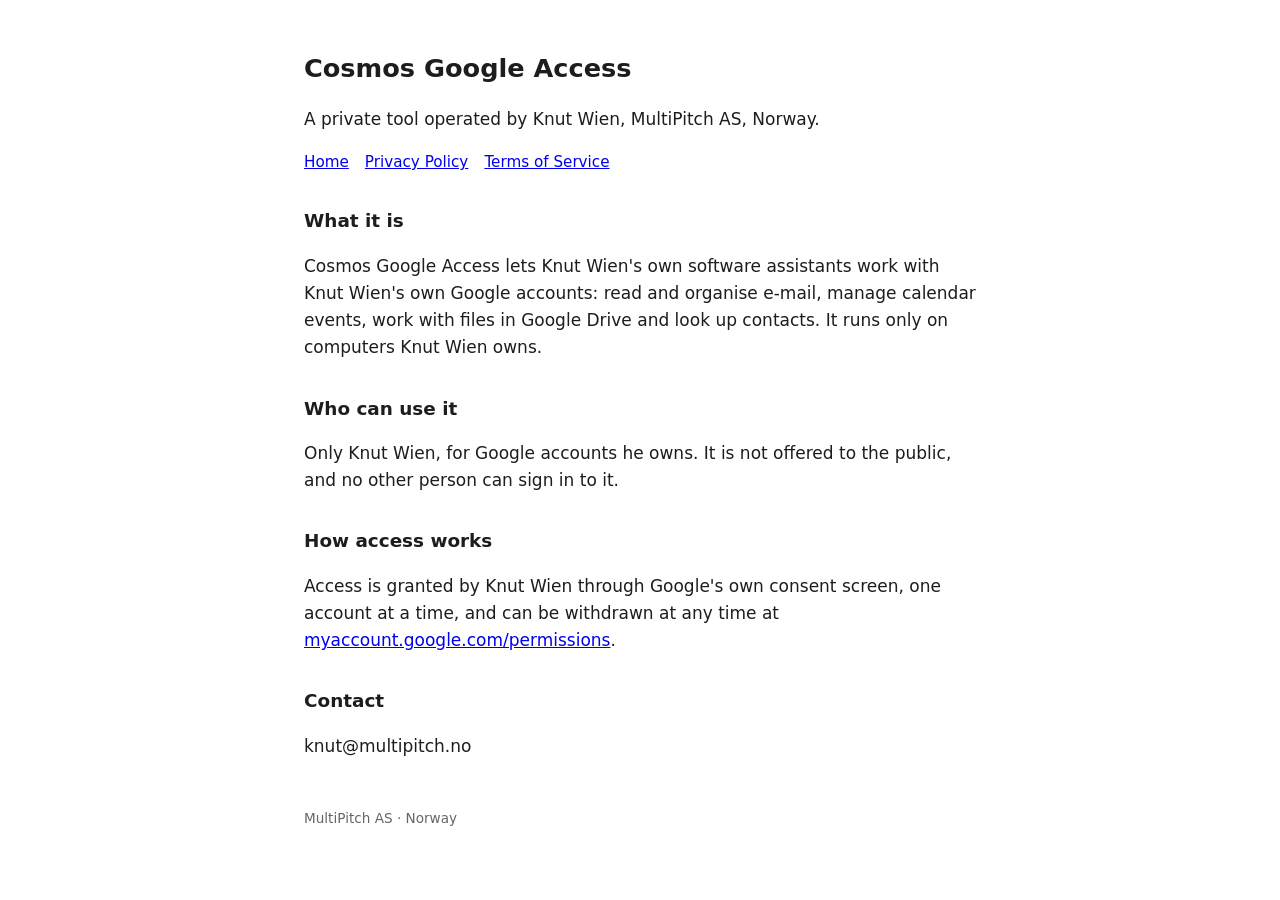
<file: index.html>
<!doctype html>
<html lang="en"><head><meta charset="utf-8"><meta name="viewport" content="width=device-width,initial-scale=1">
<title>Cosmos Google Access</title><link rel="stylesheet" href="stil.css"></head><body>
<h1>Cosmos Google Access</h1>
<p>A private tool operated by Knut Wien, MultiPitch AS, Norway.</p>
<nav><a href="/">Home</a><a href="/privacy.html">Privacy Policy</a><a href="/terms.html">Terms of Service</a></nav>
<h2>What it is</h2>
<p>Cosmos Google Access lets Knut Wien's own software assistants work with Knut Wien's own Google accounts: read and organise
e-mail, manage calendar events, work with files in Google Drive and look up contacts. It runs only on computers Knut Wien owns.</p>
<h2>Who can use it</h2>
<p>Only Knut Wien, for Google accounts he owns. It is not offered to the public, and no other person can sign in to it.</p>
<h2>How access works</h2>
<p>Access is granted by Knut Wien through Google's own consent screen, one account at a time, and can be withdrawn at any time at
<a href="https://myaccount.google.com/permissions">myaccount.google.com/permissions</a>.</p>
<h2>Contact</h2>
<p>knut@multipitch.no</p>
<footer>MultiPitch AS · Norway</footer>
</body></html>
</file>
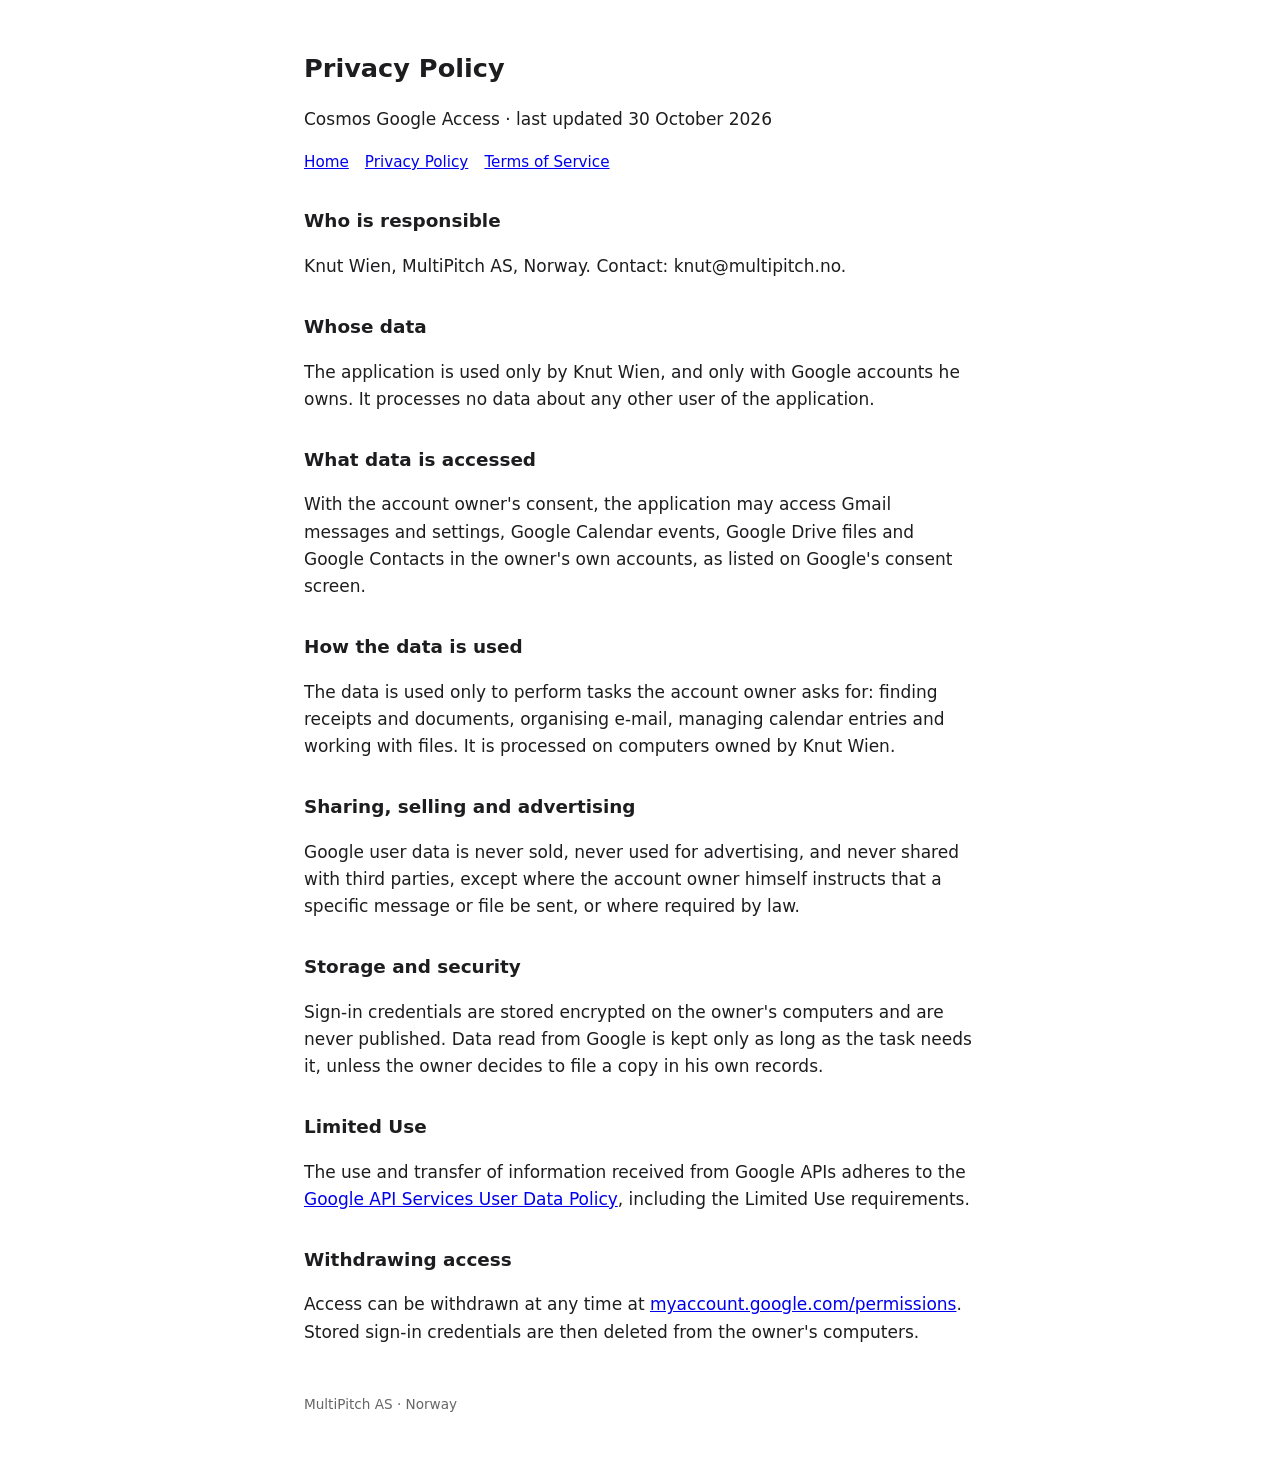
<file: privacy.html>
<!doctype html>
<html lang="en"><head><meta charset="utf-8"><meta name="viewport" content="width=device-width,initial-scale=1">
<title>Privacy Policy — Cosmos Google Access</title><link rel="stylesheet" href="stil.css"></head><body>
<h1>Privacy Policy</h1>
<p>Cosmos Google Access · last updated 30 October 2026</p>
<nav><a href="/">Home</a><a href="/privacy.html">Privacy Policy</a><a href="/terms.html">Terms of Service</a></nav>
<h2>Who is responsible</h2>
<p>Knut Wien, MultiPitch AS, Norway. Contact: knut@multipitch.no.</p>
<h2>Whose data</h2>
<p>The application is used only by Knut Wien, and only with Google accounts he owns. It processes no data about any other user
of the application.</p>
<h2>What data is accessed</h2>
<p>With the account owner's consent, the application may access Gmail messages and settings, Google Calendar events, Google Drive
files and Google Contacts in the owner's own accounts, as listed on Google's consent screen.</p>
<h2>How the data is used</h2>
<p>The data is used only to perform tasks the account owner asks for: finding receipts and documents, organising e-mail,
managing calendar entries and working with files. It is processed on computers owned by Knut Wien.</p>
<h2>Sharing, selling and advertising</h2>
<p>Google user data is never sold, never used for advertising, and never shared with third parties, except where the account
owner himself instructs that a specific message or file be sent, or where required by law.</p>
<h2>Storage and security</h2>
<p>Sign-in credentials are stored encrypted on the owner's computers and are never published. Data read from Google is kept
only as long as the task needs it, unless the owner decides to file a copy in his own records.</p>
<h2>Limited Use</h2>
<p>The use and transfer of information received from Google APIs adheres to the
<a href="https://developers.google.com/terms/api-services-user-data-policy">Google API Services User Data Policy</a>,
including the Limited Use requirements.</p>
<h2>Withdrawing access</h2>
<p>Access can be withdrawn at any time at <a href="https://myaccount.google.com/permissions">myaccount.google.com/permissions</a>.
Stored sign-in credentials are then deleted from the owner's computers.</p>
<footer>MultiPitch AS · Norway</footer>
</body></html>
</file>
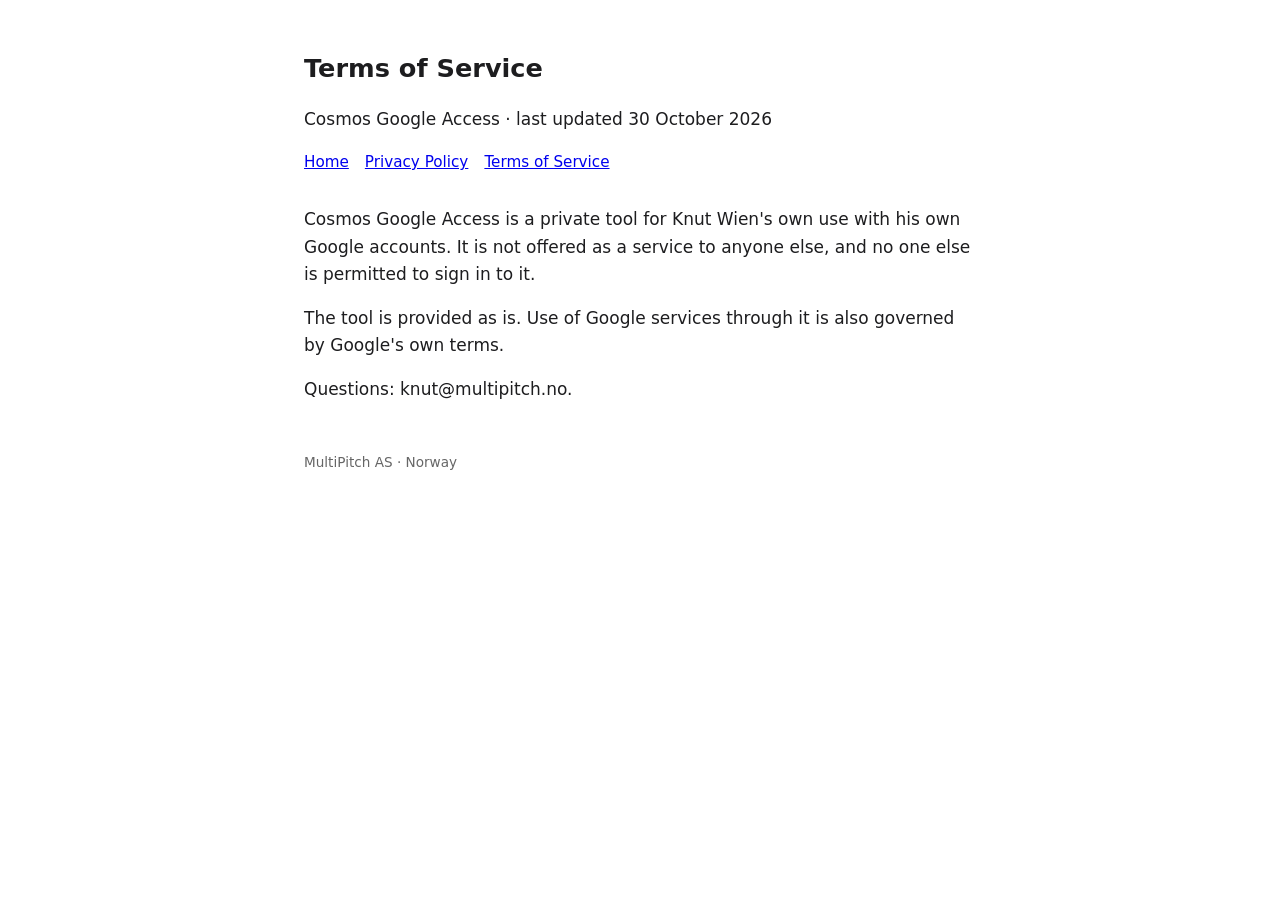
<file: terms.html>
<!doctype html>
<html lang="en"><head><meta charset="utf-8"><meta name="viewport" content="width=device-width,initial-scale=1">
<title>Terms of Service — Cosmos Google Access</title><link rel="stylesheet" href="stil.css"></head><body>
<h1>Terms of Service</h1>
<p>Cosmos Google Access · last updated 30 October 2026</p>
<nav><a href="/">Home</a><a href="/privacy.html">Privacy Policy</a><a href="/terms.html">Terms of Service</a></nav>
<p>Cosmos Google Access is a private tool for Knut Wien's own use with his own Google accounts. It is not offered as a service
to anyone else, and no one else is permitted to sign in to it.</p>
<p>The tool is provided as is. Use of Google services through it is also governed by Google's own terms.</p>
<p>Questions: knut@multipitch.no.</p>
<footer>MultiPitch AS · Norway</footer>
</body></html>
</file>
<file: stil.css>
body{font:17px/1.6 -apple-system,system-ui,sans-serif;max-width:42rem;margin:3rem auto;padding:0 1.25rem;color:#1d1d1f}
h1{font-size:1.6rem;margin-bottom:.25rem}h2{font-size:1.15rem;margin-top:2rem}
nav{margin:1rem 0 2rem;font-size:.95rem}nav a{margin-right:1rem}
footer{margin-top:3rem;font-size:.85rem;color:#666}
</file>
